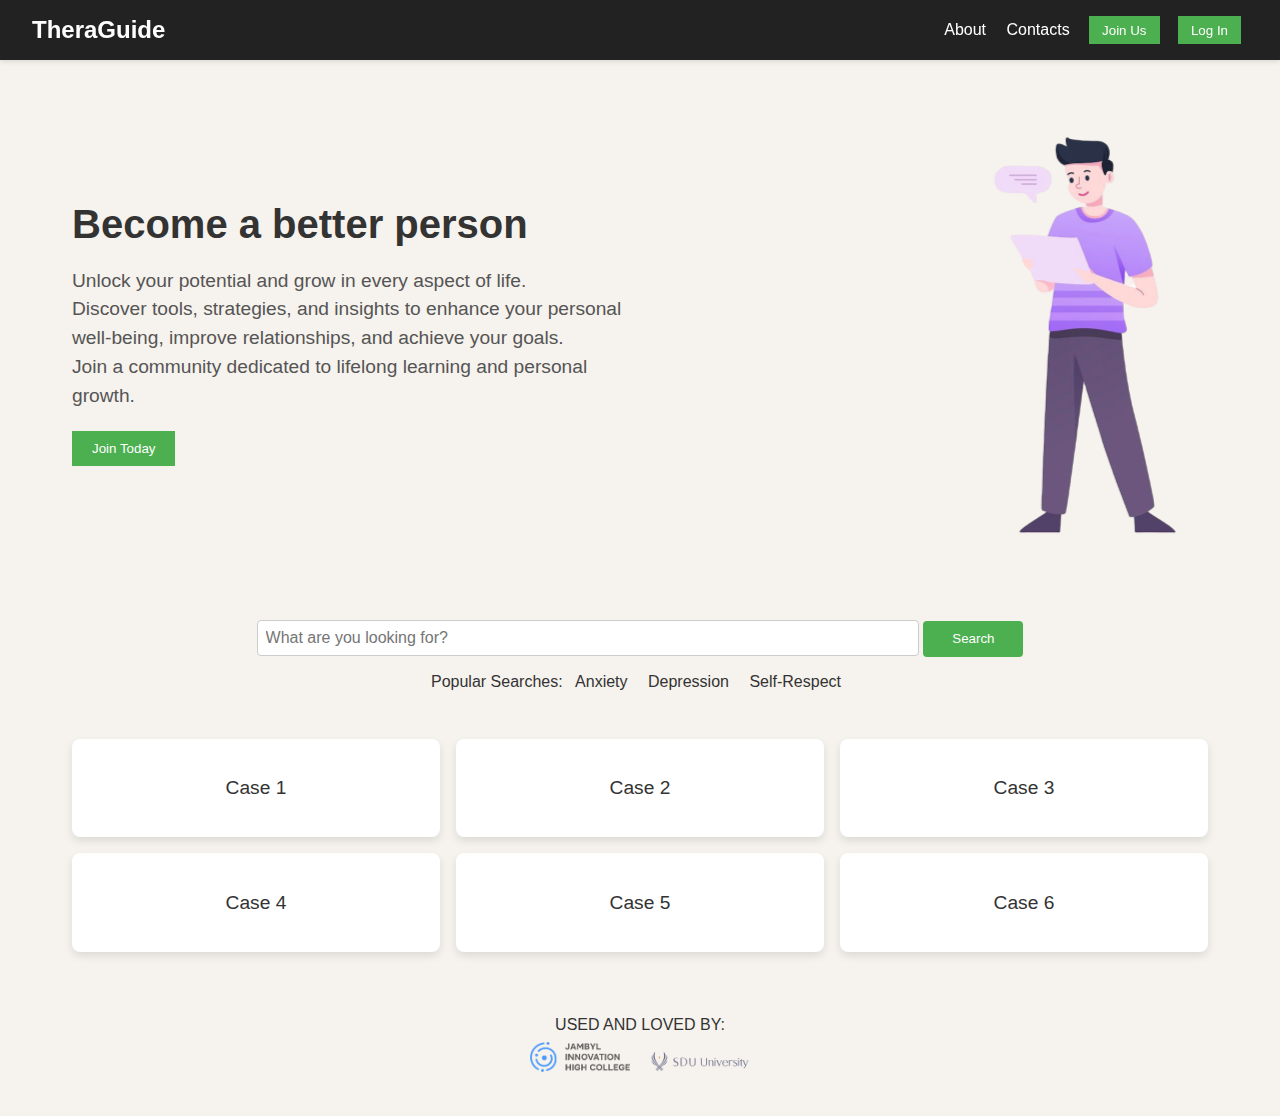
<file: index.html>
<!DOCTYPE html>
<html lang="en">
<head>
    <meta charset="UTF-8">
    <meta name="viewport" content="width=device-width, initial-scale=1.0">
    <title>TheraGuide</title>
    <link rel="stylesheet" href="styles_main.css">
</head>
<body>
    <header>
        <div class="header-container">
            <div class="logo">TheraGuide</div>
            <nav>
                <a href="#">About</a>
                <a href="#">Contacts</a>
                <button class="join-button">Join Us</button>
                <button class="sign-in-button">Log In</button>
            </nav>
        </div>
    </header>
    <main>
        <section class="hero">
            <div class="hero-text">
                <h1>Become a better person</h1>
                <p>Unlock your potential and grow in every aspect of life. <br> Discover tools, strategies, and insights to enhance your personal well-being, improve relationships, and achieve your goals. <br> Join a community dedicated to lifelong learning and personal growth.</p>
                <button class="cta-button">Join Today</button>
            </div>
            <div class="hero-image">
                <img src="freepik-export-20241106055403Unsg.png" alt="">
            </div>
        </section>
        <section class="search-section">
            <input type="text" id="searchInput" placeholder="What are you looking for?">
            <button onclick="searchFunction()">Search</button>
            <div class="popular-searches">
                <span>Popular Searches:</span>
                <a href="#" onclick="openModal('anxietyModal')">Anxiety</a>
                <a href="#" onclick="openModal('depressionModal')">Depression</a>
                <a href="#" onclick="openModal('selfRespectModal')">Self-Respect</a>
            </div>
        </section>
        <section class="card-section">
            <div class="card" onclick="openCase(1)">Case 1</div>
            <div class="card" onclick="openCase(2)">Case 2</div>
            <div class="card" onclick="openCase(3)">Case 3</div>
            <div class="card" onclick="openCase(4)">Case 4</div>
            <div class="card" onclick="openCase(5)">Case 5</div>
            <div class="card" onclick="openCase(6)">Case 6</div>
        </section>
    </main>
    <div id="anxietyModal" class="modal">
        <div class="modal-content">
            <span class="close" onclick="closeModal('anxietyModal')">&times;</span>
            <h2>Anxiety</h2>
            <p>What it is: Anxiety is a feeling of worry, nervousness, or unease, often about uncertain outcomes. It’s a natural response to stress and can even be helpful in short bursts, like motivating us to prepare for an important event. However, when anxiety becomes chronic and overwhelming, it can interfere with daily life and prevent us from living fully. <br>
                <br>
                Why it happens: Anxiety often arises from stressors or fears related to work, relationships, health, or major life changes. For some, it can be triggered by past trauma or a deeply ingrained habit of “what-if” thinking. Anxiety also has a physical component: our bodies respond to perceived threats by activating the “fight-or-flight” response, causing symptoms like a racing heart, sweating, and rapid breathing. <br>
                <br>
                Ways to manage it: Managing anxiety begins with grounding yourself in the present moment. Breathing exercises, mindfulness, and grounding techniques (such as noticing things you see, hear, and feel around you) can calm your mind. Cognitive behavioral therapy can help you challenge anxious thoughts and replace them with healthier ones. Regular exercise, sufficient sleep, and reducing caffeine intake can also help stabilize your nervous system. Remember, it’s okay to seek professional help if anxiety is affecting your quality of life. Therapy and, if needed, medication can provide substantial relief.</p> <br>
                <br>
            </div>
    </div>
    
    <div id="depressionModal" class="modal">
        <div class="modal-content">
            <span class="close" onclick="closeModal('depressionModal')">&times;</span>
            <h2>Depression</h2>
            <p>What it is: Depression is more than sadness—it’s a deep, pervasive feeling of hopelessness that can affect every aspect of life. It often brings feelings of worthlessness, loss of interest in activities, fatigue, and difficulty concentrating. Depression is a complex mental health condition that affects millions and can be triggered by genetic, biological, environmental, and psychological factors. <br>
                <br>
                Why it happens: Depression can stem from many sources: personal loss, trauma, chronic stress, chemical imbalances, and even family history. For some, it’s a response to an external situation; for others, it may appear without an obvious reason. Regardless of the cause, depression is a real and challenging experience that deserves attention and support. <br>
                <br> 
                Path to healing: Healing from depression takes time and may involve multiple approaches. Therapy, such as cognitive behavioral therapy (CBT), can help you address negative thought patterns. Medications, prescribed by a doctor, can also be effective in managing symptoms. Lifestyle changes, like regular exercise, getting sunlight, maintaining a routine, and connecting with supportive people, can also help uplift mood and energy. Remember, you don’t have to fight it alone—reach out to friends, family, or mental health professionals for support.</p> <br>
                <br>
            </div>
    </div>
    
    <div id="selfRespectModal" class="modal">
        <div class="modal-content">
            <span class="close" onclick="closeModal('selfRespectModal')">&times;</span>
            <h2>Self-Respect</h2>
            <p>What it is: Self-respect is the value you place on yourself. It’s a recognition of your worth, a belief that you deserve love, care, and dignity. When you respect yourself, you set healthy boundaries, make choices that align with your values, and prioritize your own well-being. <br>
                <br>
                Why it matters: Self-respect is the foundation of a fulfilling life. Without it, we may find ourselves in relationships or situations that drain us, unable to say “no” or voice our needs. Self-respect empowers us to live authentically, honor our strengths, and accept our imperfections. <br>
                <br>
                How to nurture it: Building self-respect begins with self-acceptance. Practice compassion toward yourself, especially when things go wrong. Reflect on your values, set boundaries that protect your peace, and surround yourself with people who support and uplift you. Activities like journaling, setting achievable goals, and celebrating small victories can reinforce self-respect over time. <br>
                <br>
                </p>
        </div>
    </div>

    <footer>
        <div class="textpartners">USED AND LOVED BY:</div>
        <div class="brand-logos">
            <img src="jihc-logo-png-v1.png" alt="Brand 1">
            <img src="sdu.png" alt="Brand 2">
        </div>
    </footer>

    <script>
        // Фуншкн чтобы открыть всплывающее окно
function openModal(modalId) {
    document.getElementById(modalId).style.display = 'flex';
}

        // Чтоб закрыть
function closeModal(modalId) {
    document.getElementById(modalId).style.display = 'none';
}

        // Закрыть когда нажимаешь за границу модальки
window.onclick = function(event) {
    const modals = document.querySelectorAll('.modal');
    modals.forEach(modal => {
        if (event.target === modal) {
            modal.style.display = 'none';
        }
    });
};

// Недоделанный поисковик
function searchFunction() {
    let query = document.getElementById("searchInput").value;
    alert("You searched for: " + query);
}
    </script>
</body>
</html>
</file>
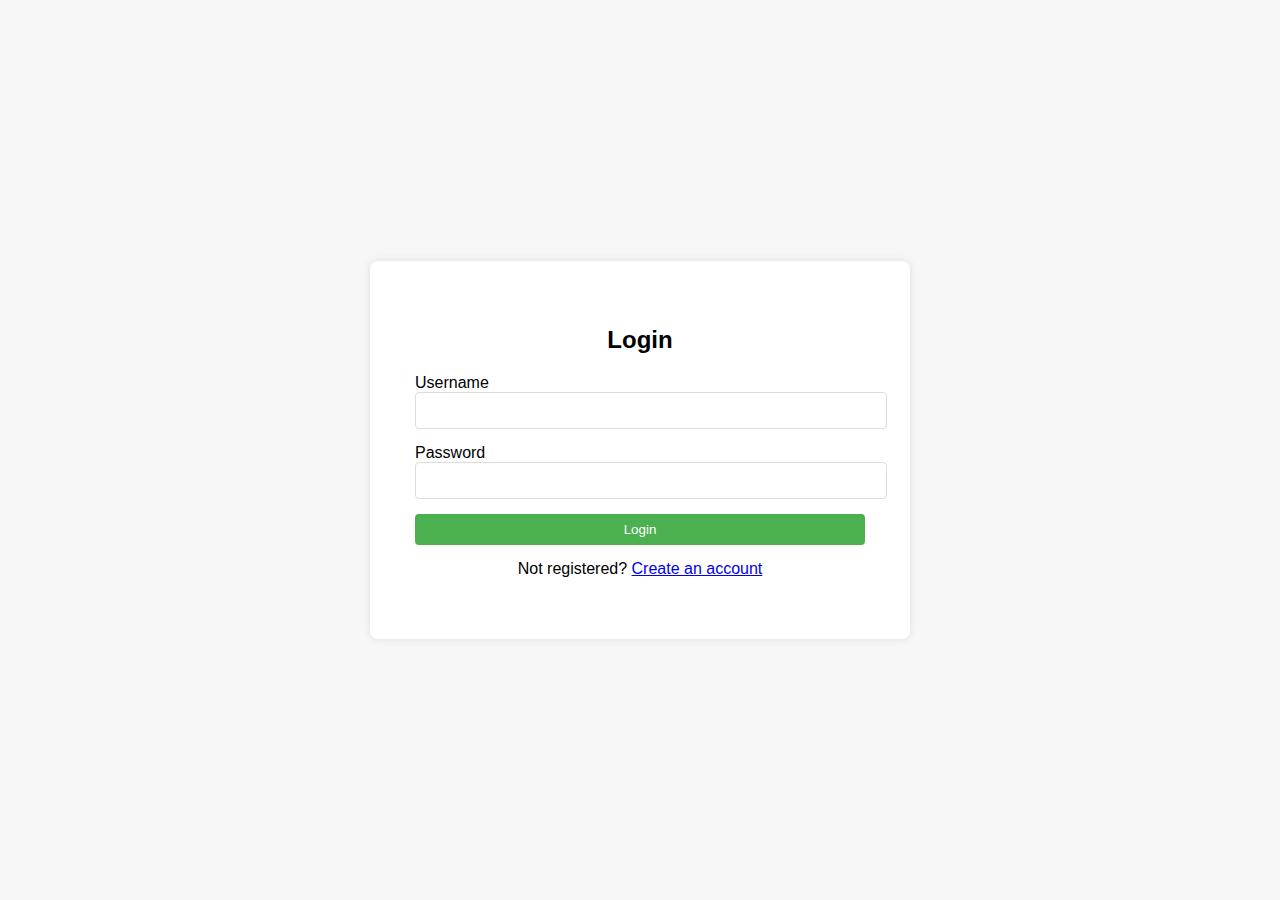
<file: index_login.html>
<!DOCTYPE html>
<html lang="en">
<head>
    <meta charset="UTF-8">
    <meta name="viewport" content="width=device-width, initial-scale=1.0">
    <title>Log In</title>
    <link rel="stylesheet" href="styles_login.css">
    <link rel="icon" href="/Users/ostemirazamat/Desktop/Programming folder/Resources and other things/FAVICONs/Favicon v9.jpg">
</head>
<body>
    <div class="main">
        <div class="login-container">
            <form class="login-form">
                <h2>Login</h2>
                <div class="input-group">
                    <label for="username">Username</label>
                    <input type="text" id="username" name="username" required>
                </div>
                <div class="input-group">
                    <label for="password">Password</label>
                    <input type="password" id="password" name="password" required>
                </div>
                <button type="submit">Login</button>
                <p class="message">Not registered? <a href="index_signup.html">Create an account</a></p>
            </form>
        </div>
    </div>
    <div class="section">

    </div>
    <div class="footer">

    </div>
</body>
</html>
</file>
<file: styles_main.css>
* {
    margin: 0;
    padding: 0;
    box-sizing: border-box;
    font-family: Arial, sans-serif;
}

body {
    background-color: #f6f2ed;
    color: #333;
}

header {
    position: fixed;
    top: 0;
    left: 0;
    width: 100%;
    background-color: #222;
    color: white;
    padding: 1em 2em;
    display: flex;
    justify-content: space-between;
    align-items: center;
    z-index: 1000;
    box-shadow: 0 2px 5px rgba(0, 0, 0, 0.1);
}

.header-container {
    display: flex;
    justify-content: space-between;
    align-items: center;
    width: 100%;
}

.logo {
    font-size: 1.5em;
    font-weight: bold;
}

nav a, .join-button, .sign-in-button {
    color: white;
    margin: 0 0.5em;
    text-decoration: none;
}

.join-button, .sign-in-button {
    padding: 0.5em 1em;
    background-color: #4CAF50;
    border: none;
    cursor: pointer;
}

main {
    max-width: 1200px;
    margin: auto;
    padding: 6em 2em 2em;
}

.hero {
    width: 100%;
    height: 100%;
    display: flex;
    align-items: center;
    object-fit: top;
    justify-content: space-between;
}

.hero-text {
    max-width: 50%;
}

.hero-text h1 {
    font-size: 2.5em;
    color: #333;
}

.hero-text p {
    margin-top: 1em;
    font-size: 1.2em;
    line-height: 1.5em;
    color: #555;
}

.cta-button {
    margin-top: 1.5em;
    padding: 0.75em 1.5em;
    background-color: #4CAF50;
    color: white;
    border: none;
    cursor: pointer;
}

.hero-image img {
    width: 100%;
    height: 100%;

}

.search-section {
    padding: 1em;
    margin: 2em 0;
    text-align: center;
}

.search-section input[type="text"] {
    padding: 0.5em;
    width: 60%;
    border: 1px solid #ccc;
    border-radius: 4px;
    font-size: 1em;
}

.search-section button {
    padding: 0.5em 1em;
    width: 100px;
    height: 36px;
    background-color: #4CAF50;
    color: white;
    border: none;
    border-radius: 4px;
    cursor: pointer;
}

.popular-searches {
    margin-top: 1em;
}
.popular-searches a {
    color: #333;
    margin: 0 0.5em;
    text-decoration: none;
}

.modal {
    display: none; 
    position: fixed;
    top: 0;
    left: 0;
    width: 100%;
    height: 100%;
    background-color: rgba(0, 0, 0, 0.5);
    justify-content: center;
    align-items: center;
    z-index: 1000; 
}

.modal-content {
    background-color: #fff;
    padding: 20px;
    border-radius: 8px;
    width: 80%;
    max-width: 500px;
    box-shadow: 0 4px 8px rgba(0, 0, 0, 0.2);
    text-align: center;
}

.close {
    position: absolute;
    top: 10px;
    right: 20px;
    font-size: 24px;
    cursor: pointer;
}

.card-section {
    display: grid;
    grid-template-columns: repeat(3, 1fr);
    gap: 1em;
}

.card {
    padding: 2em;
    background-color: white;
    border-radius: 8px;
    box-shadow: 0 4px 8px rgba(0,0,0,0.1);
    text-align: center;
    font-size: 1.2em;
    cursor: pointer;
    transition: transform 0.2s;
}

.card:hover {
    transform: scale(1.05);
}

footer {
    background-color: #f6f2ed;
    padding: 2em;
    text-align: center;
}

.brand-logos img {
    margin: 0.5em;
    width: 100px;
    opacity: 0.7;
}
</file>
<file: styles_login.css>
body {
    font-family: Arial, sans-serif;
    background-color: #f7f7f7;
    display: flex;
    justify-content: center;
    align-items: center;
    height: 100vh;
    margin: 0;
}

.login-container {
    background: white;
    padding: 20px;
    border-radius: 8px;
    box-shadow: 0 0 10px rgba(0, 0, 0, 0.1);
    width: 500px;
}

.login-form {
    display: flex;
    flex-direction: column;
    padding: 5%;
}
h2 {
    text-align: center;
    margin-bottom: 20px;
}
.input-group {
    margin-bottom: 15px;
}
label {
    margin-bottom: 5px;
}
input {
    padding: 10px;
    border: 1px solid #ddd;
    border-radius: 4px;
    width: 100%;
}
button {
    padding: 8px;
    background-color: #4CAF50;
    color: white;
    border: none;
    border-radius: 4px;
    cursor: pointer;
}
button:hover {
    background-color: #18d722;
    transition: 0.3s;
}
.message {
    text-align: center;
    margin-top: 15px;
}
</file>
